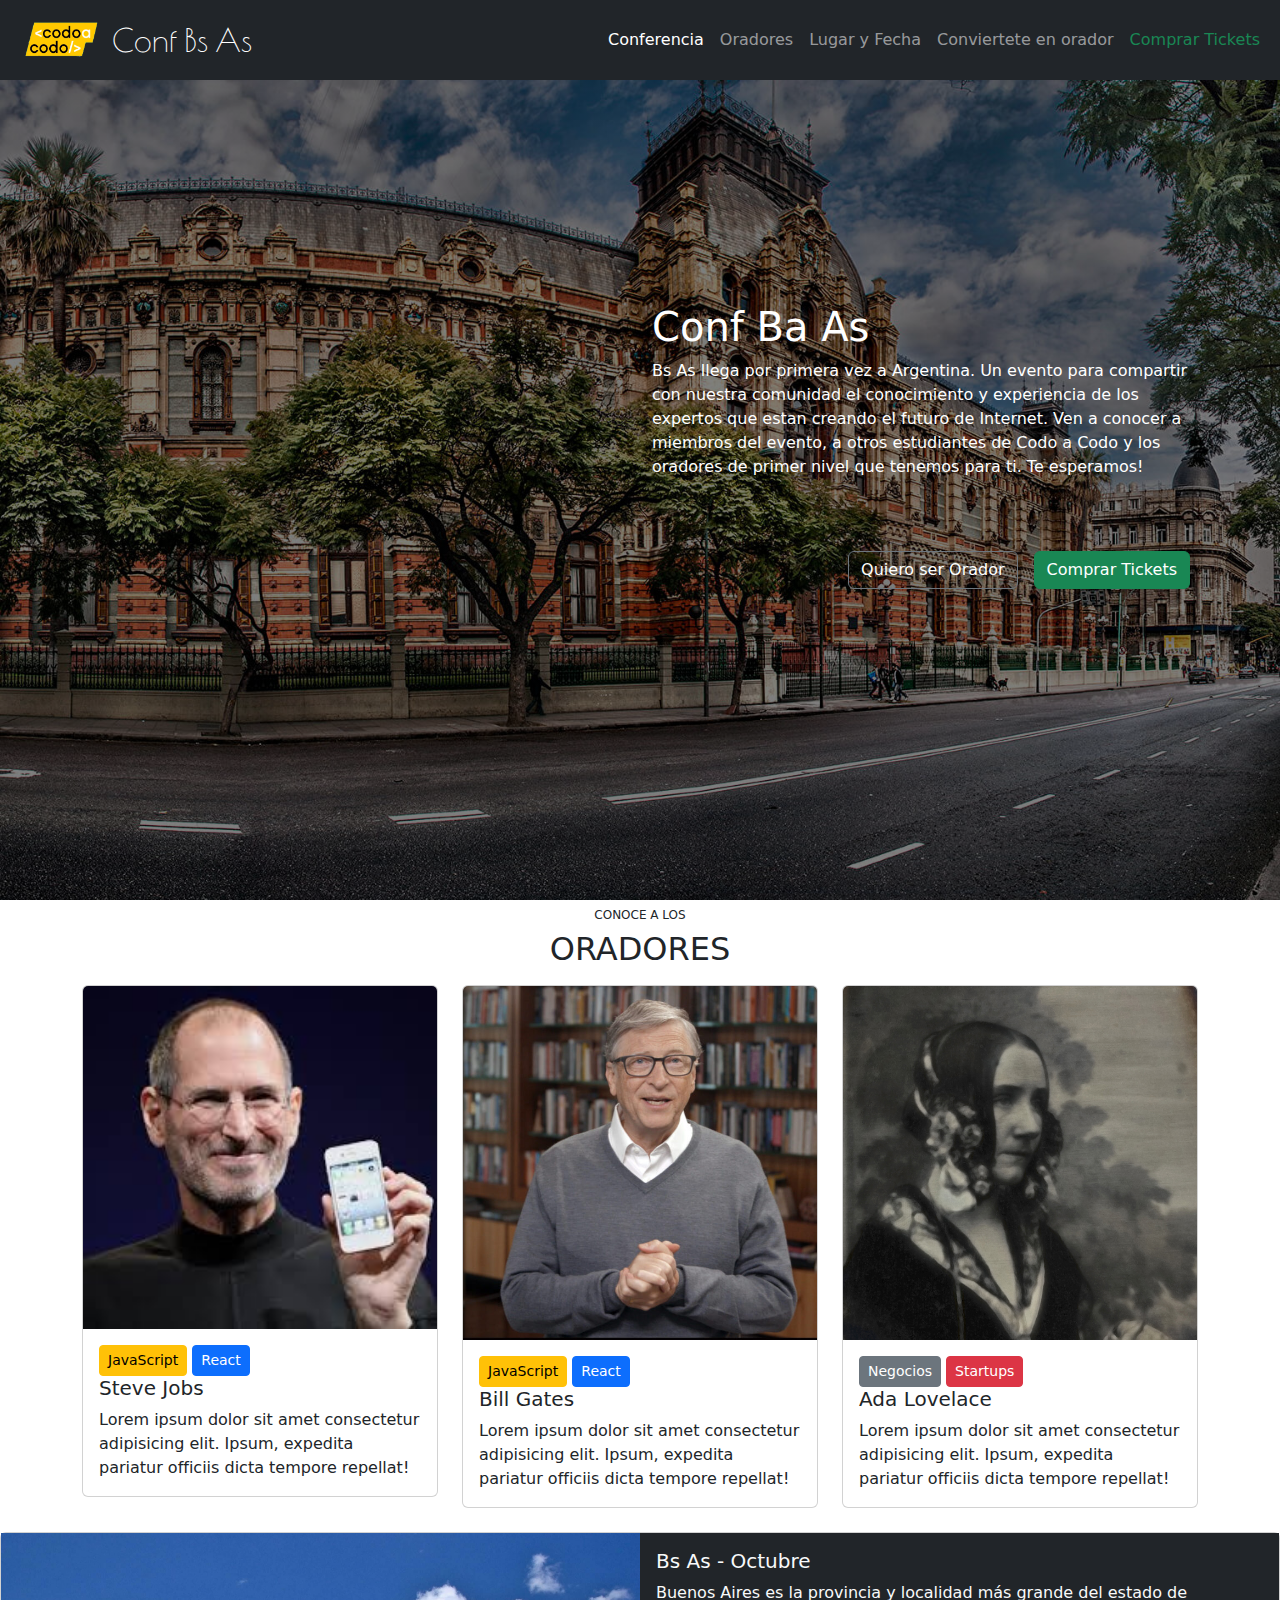
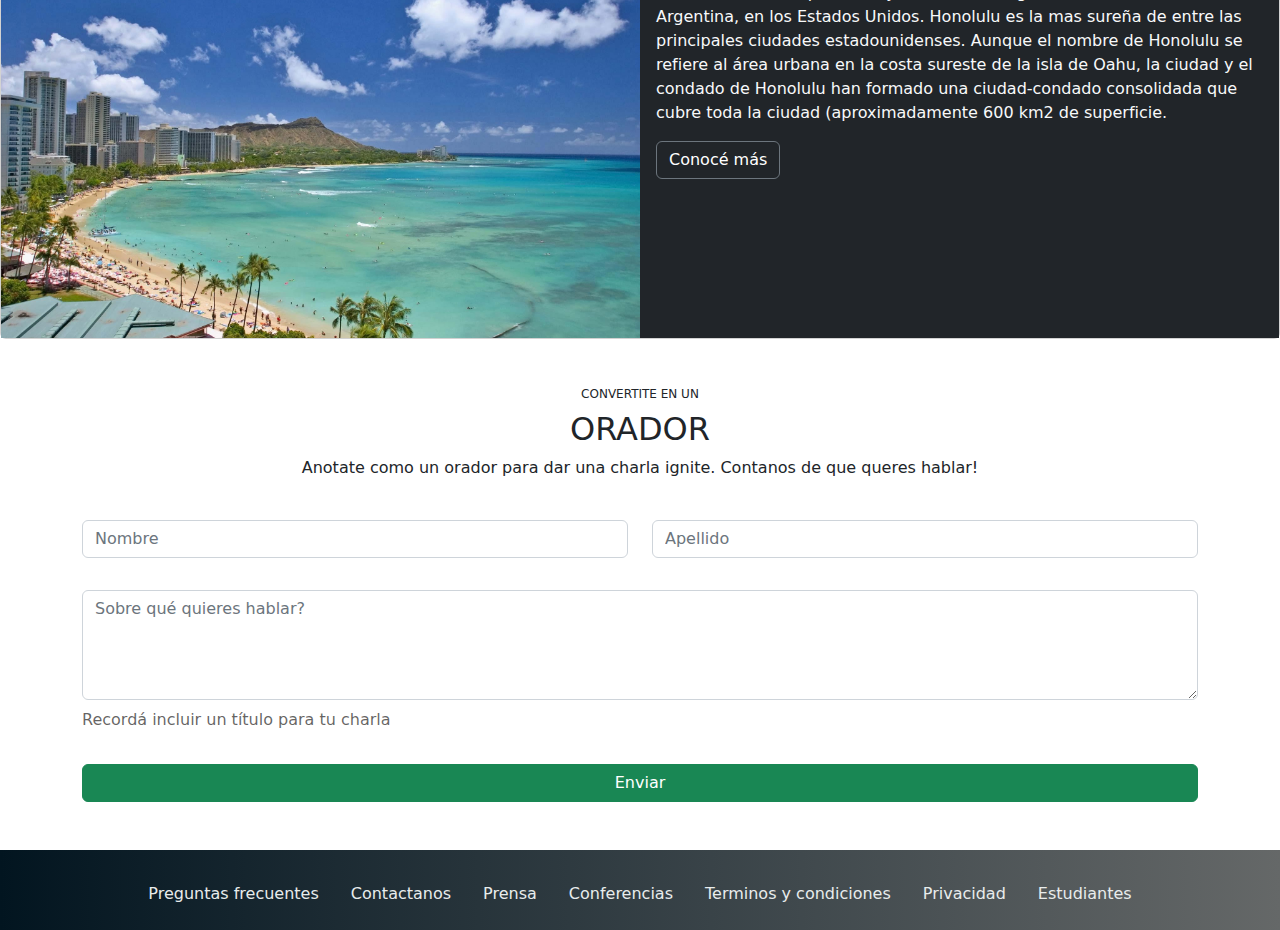
<file: index.html>
<!DOCTYPE html>
<html lang="es">

<head>
  <meta charset="UTF-8">
  <meta http-equiv="X-UA-Compatible" content="IE=edge">
  <meta name="viewport" content="width=device-width, initial-scale=1.0">
  <link rel="stylesheet" href="./css/bootstrap.min.css">
  <link rel="stylesheet" href="./css/style.css">
  <link rel="preconnect" href="https://fonts.googleapis.com">
  <link rel="preconnect" href="https://fonts.gstatic.com" crossorigin>
  <link href="https://fonts.googleapis.com/css2?family=Poiret+One&display=swap" rel="stylesheet">
  <title>Conf Bs As</title>
</head>

<body>

  <!-- Navbar-->

  <nav class="navbar navbar-expand-sm bg-dark navbar-dark fixed-top">
    <div class="container-fluid">
      <img src="./img/codoacodo.png" alt="Logo Conferencia" width="100px">
      <span class="navbar-text d-none d-lg-block text-white">Conf Bs As</span>
      <button class="navbar-toggler" type="button" data-bs-toggle="collapse" data-bs-target="#collapsibleNavbar">
        <span class="navbar-toggler-icon"></span>
      </button>
      <div class="collapse navbar-collapse" id="collapsibleNavbar">
        <ul class="navbar-nav ms-md-auto">
          <li class="nav-item">
            <a class="nav-link active" href="#">Conferencia</a>
          </li>
          <li class="nav-item">
            <a class="nav-link" href="#">Oradores</a>
          </li>
          <li class="nav-item">
            <a class="nav-link" href="#">Lugar y Fecha</a>
          </li>
          <li class="nav-item">
            <a class="nav-link" href="#">Conviertete en orador</a>
          </li>
          <li class="nav-item">
            <a class="nav-link text-success" href="./html/buyTicket.html" target="_blank">Comprar Tickets</a>
          </li>
        </ul>
      </div>
    </div>
  </nav>

  <!--Hero Image Bs As-->

  <div class="hero-image d-flex align-items-center">
    <div class="container">
      <div class="row">
        <div class="col col-md-6 ms-auto d-none d-md-block text-white">
          <h1>Conf Ba As</h1>
          <p>Bs As llega por primera vez a Argentina. Un evento para compartir con nuestra comunidad el
            conocimiento y experiencia de los expertos que estan creando el futuro de Internet. Ven a
            conocer a miembros del evento, a otros estudiantes de Codo a Codo y los oradores de primer nivel que
            tenemos para ti. Te esperamos!</p>
        </div>
        <div class="d-md-none text-white">
          <h1 class="text-center">Bs As Conf llega por primera vez a la Argentina!</h1>
        </div>
        <div class="d-flex flex-column flex-md-row justify-content-md-end mt-5">
          <button type="button" class="btn btn-secondary bg-transparent btn-transparent m-2">Quiero ser Orador</button>
          <!-- <button type="button" class="btn btn-success m-2">Comprar Tickets</button> -->
          <a href="./html/buyTicket.html" target="_blank" class="btn btn-success m-2">Comprar Tickets</a>
        </div>
      </div>
    </div>
  </div>


  <!--Oradores Bs As-->

  <div class="container">
    <div class="tittle text-center mt-2">
      <h6>CONOCE A LOS</h6>
      <h2>ORADORES</h2>
    </div>
    <div class="row">
      <div class="col-sm-4 mt-3 mt-md-2">
        <div class="card">
          <img src="./img/steve.jpg" class="card-img-top" alt="Steve Jobs">
          <div class="card-body">
            <button type="button" class="btn btn-warning btn-sm">JavaScript</button>
            <button type="button" class="btn btn-primary btn-sm">React</button>
            <h5 class="card-title">Steve Jobs</h5>
            <p class="card-text">Lorem ipsum dolor sit amet consectetur adipisicing elit. Ipsum, expedita pariatur
              officiis dicta
              tempore repellat!</p>
          </div>
        </div>
      </div>
      <div class="col-sm-4 mt-3 mt-md-2">
        <div class="card">
          <img src="./img/bill.jpg" class="card-img-top" alt="Bill Gates">
          <div class="card-body">
            <button type="button" class="btn btn-warning btn-sm">JavaScript</button>
            <button type="button" class="btn btn-primary btn-sm">React</button>
            <h5 class="card-title">Bill Gates</h5>
            <p class="card-text">Lorem ipsum dolor sit amet consectetur adipisicing elit. Ipsum, expedita pariatur
              officiis dicta
              tempore repellat!</p>
          </div>
        </div>
      </div>
      <div class="col-sm-4 mt-3 mt-md-2">
        <div class="card">
          <img src="./img/ada.jpeg" class="card-img-top" alt="Ada Lovelace">
          <div class="card-body">
            <button type="button" class="btn btn-secondary btn-sm">Negocios</button>
            <button type="button" class="btn btn-danger btn-sm">Startups</button>
            <h5 class="card-title">Ada Lovelace</h5>
            <p class="card-text">Lorem ipsum dolor sit amet consectetur adipisicing elit. Ipsum, expedita pariatur
              officiis dicta
              tempore repellat!</p>
          </div>
        </div>
      </div>
    </div>
  </div>

  <!--Descripción Bs As-->

  <div class="card mt-4">
    <div class="row g-0">
      <div class="col-12 col-md-6">
        <img src="./img/honolulu.jpg" class="img-fluid w-100" alt="card-horizontal-image">
      </div>
      <div class="col-12 col-md-6 bg-dark">
        <div class="card-body">
          <h5 class="card-title text-light">Bs As - Octubre</h5>
          <p class="card-text text-light">Buenos Aires es la provincia y localidad más grande del estado de Argentina,
            en los Estados Unidos.
            Honolulu es la mas sureña de entre las principales ciudades estadounidenses. Aunque el nombre de
            Honolulu se refiere al área urbana en la costa sureste de la isla de Oahu, la ciudad y el condado de
            Honolulu han formado una ciudad-condado consolidada que cubre toda la ciudad (aproximadamente 600
            km2 de superficie.</p>
          <button type="button" class="btn btn-secondary bg-transparent btn-transparent">Conocé más</button>
        </div>
      </div>
    </div>
  </div>

  <!--Formulario Inscripción-->

  <div class="container my-5">
    <div class="tittle text-center mt-2">
      <h6>CONVERTITE EN UN</h6>
      <h2 class="mt-1">ORADOR</h2>
      <P>Anotate como un orador para dar una charla ignite. Contanos de que queres hablar!</P>
    </div>
    <form>
      <div class="row">
        <div class="col-md-6 ">
          <div class="mb-2">
            <label for="name" class="form-label"></label>
            <input type="name" class="form-control" id="name" placeholder="Nombre">
          </div>
        </div>
        <div class="col-md-6">
          <div class="mb-2">
            <label for="lastname" class="form-label"></label>
            <input type="name" class="form-control" id="lastname" placeholder="Apellido">
          </div>
        </div>
      </div>
      <div class="row">
        <div class="mb-3">
          <label for="textarea" class="form-label"></label>
          <textarea class="form-control" id="textarea" rows="4" placeholder="Sobre qué quieres hablar?"></textarea>
          <p class="mt-2 text-textArea">Recordá incluir un título para tu charla</p>
        </div>
      </div>
      <button type="submit" class="btn btn-success w-100">Enviar</button>
    </form>
  </div>

  <!--Footer-->

  <footer>
    <div class="container-fluid footer-style mt-2 py-3">
      <ul class="nav flex-md-row justify-content-md-center flex-column align-items-center ">
        <li class="nav-item">
          <a class="nav-link" href="#">Preguntas frecuentes</a>
        </li>
        <li class="nav-item">
          <a class="nav-link" href="#">Contactanos</a>
        </li>
        <li class="nav-item">
          <a class="nav-link" href="#">Prensa</a>
        </li>
        <li class="nav-item">
          <a class="nav-link" href="#">Conferencias</a>
        </li>
        <li class="nav-item">
          <a class="nav-link" href="#">Terminos y condiciones</a>
        </li>
        <li class="nav-item">
          <a class="nav-link" href="#">Privacidad</a>
        </li>
        <li class="nav-item">
          <a class="nav-link" href="#">Estudiantes</a>
        </li>
      </ul>
  </footer>

  <!----------------Fin---------------->

  <script src="js/bootstrap.bundle.min.js"
    integrity="sha384-u1OknCvxWvY5kfmNBILK2hRnQC3Pr17a+RTT6rIHI7NnikvbZlHgTPOOmMi466C8"
    crossorigin="anonymous"></script>
</body>

</html>
</file>
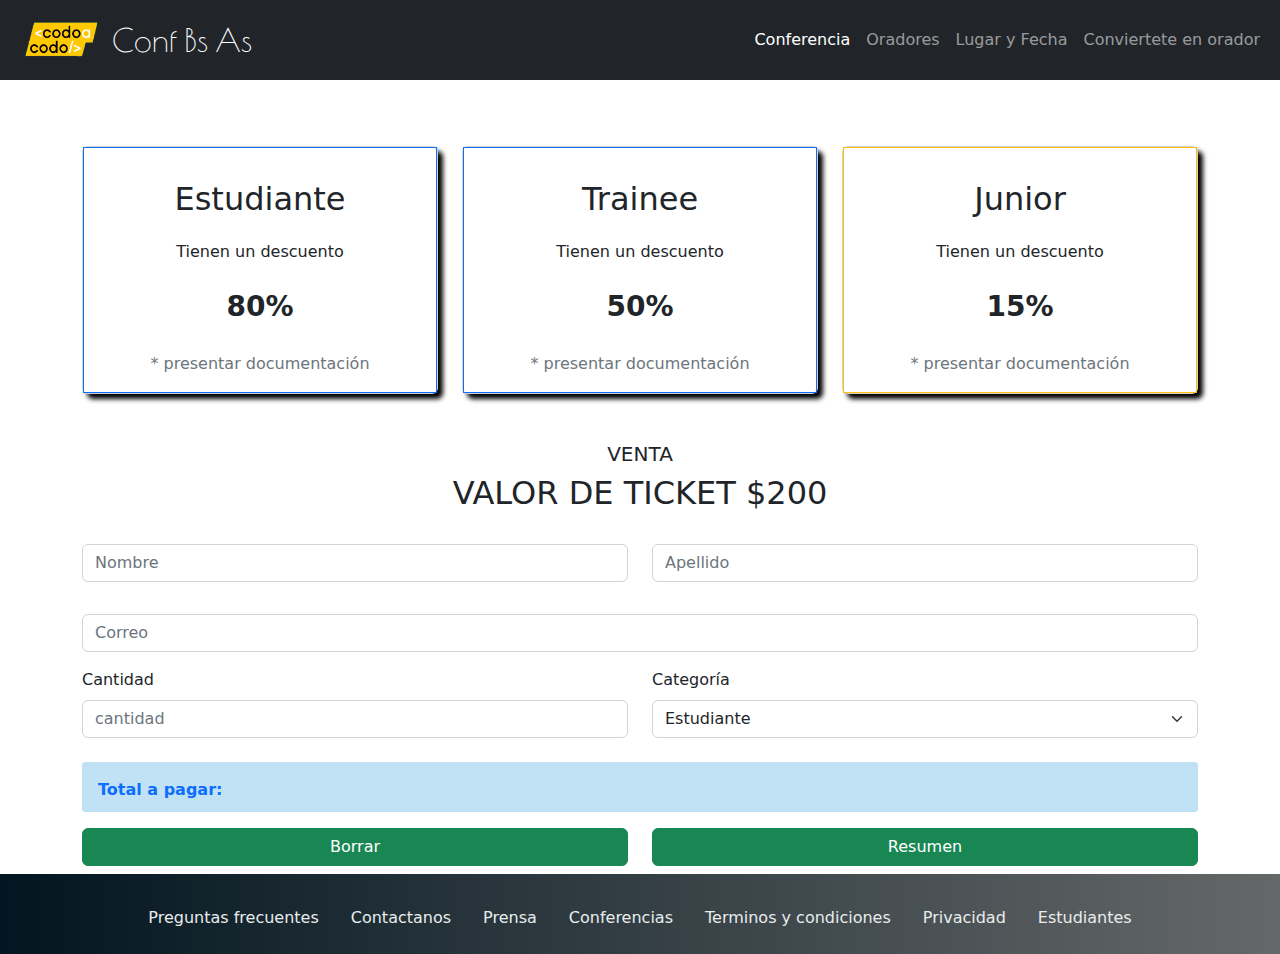
<file: html/buyTicket.html>
<!DOCTYPE html>
<html lang="es">

<head>
  <meta charset="UTF-8">
  <meta http-equiv="X-UA-Compatible" content="IE=edge">
  <meta name="viewport" content="width=device-width, initial-scale=1.0">
  <link rel="stylesheet" href="../css/bootstrap.min.css">
  <link rel="stylesheet" href="../css/style.css">
  <link rel="preconnect" href="https://fonts.googleapis.com">
  <link rel="preconnect" href="https://fonts.gstatic.com" crossorigin>
  <link href="https://fonts.googleapis.com/css2?family=Poiret+One&display=swap" rel="stylesheet">
  <title>Comprar Tickets</title>
</head>

<body>

  <!-- Navbar-->

  <nav class="navbar navbar-expand-sm bg-dark navbar-dark">
    <div class="container-fluid">
      <a href="../index.html"><img src="../img/codoacodo.png" alt="Logo Conferencia" width="100px"></a>
      <span class="navbar-text d-none d-lg-block text-white">Conf Bs As</span>
      <button class="navbar-toggler" type="button" data-bs-toggle="collapse" data-bs-target="#collapsibleNavbar">
        <span class="navbar-toggler-icon"></span>
      </button>
      <div class="collapse navbar-collapse" id="collapsibleNavbar">
        <ul class="navbar-nav ms-md-auto">
          <li class="nav-item">
            <a class="nav-link active" href="#">Conferencia</a>
          </li>
          <li class="nav-item">
            <a class="nav-link" href="#">Oradores</a>
          </li>
          <li class="nav-item">
            <a class="nav-link" href="#">Lugar y Fecha</a>
          </li>
          <li class="nav-item">
            <a class="nav-link" href="#">Conviertete en orador</a>
          </li>
        </ul>
      </div>
    </div>
  </nav>

  <!-- Categorias -->
  <div class="container container-category">
    <div class="row">
      <div class="col-md-4 mt-3">
        <div class="card cardCategory">
          <div class="card-body border border-primary">
            <h2 class="card-title text-center mt-3">Estudiante</h2>
            <h6 class="card-subtitle mb-2 text-center mt-4">Tienen un descuento</h6>
            <p class="card-text text-center mt-4 fw-bold fs-3">80%</p>
            <p class="card-text text-center mt-4 text-muted">* presentar documentación</p>
          </div>
        </div>
      </div>
      <div class="col-md-4 mt-3">
        <div class="card cardCategory">
          <div class="card-body border border-primary">
            <h2 class="card-title text-center mt-3">Trainee</h2>
            <h6 class="card-subtitle mb-2 text-center mt-4">Tienen un descuento</h6>
            <p class="card-text text-center mt-4 fw-bold fs-3">50%</p>
            <p class="card-text text-center mt-4 text-muted">* presentar documentación</p>
          </div>
        </div>
      </div>
      <div class="col-md-4 mt-3">
        <div class="card cardCategory">
          <div class="card-body border border-warning">
            <h2 class="card-title text-center mt-3">Junior</h2>
            <h6 class="card-subtitle mb-2 text-center mt-4">Tienen un descuento</h6>
            <p class="card-text text-center mt-4 fw-bold fs-3">15%</p>
            <p class="card-text text-center mt-4 text-muted">* presentar documentación</p>
          </div>
        </div>
      </div>
    </div>
  </div>


  <!--Form Tickets-->

  <div class="container form-buy">
    <div class="tittle text-center mt-5">
      <h5>VENTA</h5>
      <h2 class="mt-1">VALOR DE TICKET $200</h2>
    </div>
    <form class="form-tickets">
      <div class="row">
        <div class="col-md-6">
          <div class="mb-2">
            <label for="name" class="form-label"></label>
            <input type="text" class="form-control" id="name" placeholder="Nombre">
          </div>
        </div>
        <div class="col-md-6">
          <div class="mb-2">
            <label for="lastname" class="form-label"></label>
            <input type="text" class="form-control" id="lastname" placeholder="Apellido">
          </div>
        </div>
      </div>
      <div class="mb-3">
        <label for="email" class="form-label"></label>
        <input type="email" class="form-control" id="email" placeholder="Correo">
      </div>
      <div class="row">
        <div class="col-md-6 ">
          <div class="mb-2">
            <label for="cantidad" class="form-label">Cantidad</label>
            <input type="number" class="form-control" id="cantidad" placeholder="cantidad">
          </div>
        </div>
        <div class="col-md-6">
          <div class="mb-2">
            <label for="lastname" class="form-label">Categoría</label>
            <select class="form-select" id="categoria" aria-label="Default select example">
              <option value="1">Estudiante</option>
              <option value="2">Trainee</option>
              <option value="3">Junior</option>
            </select>
          </div>
        </div>
      </div>
      <div class="bg-total mt-3 pt-3 ps-3">
        <span class="text-primary fw-semibold precioTotal">Total a pagar: </span>
      </div>
      <div class="row">
        <div class="col-md-6 mt-3">
          <button type="reset" class="btn btn-success w-100" id="borrarTotal">Borrar</button>
        </div>
        <div class="col-md-6 mt-3">
          <button type="submit" class="btn btn-success w-100">Resumen</button>
        </div>
      </div>
    </form>
  </div>

  <!--Footer-->

  <footer>
    <div class="container-fluid footer-style mt-2 py-3">
      <ul class="nav flex-md-row justify-content-md-center flex-column align-items-center ">
        <li class="nav-item">
          <a class="nav-link" href="#">Preguntas frecuentes</a>
        </li>
        <li class="nav-item">
          <a class="nav-link" href="#">Contactanos</a>
        </li>
        <li class="nav-item">
          <a class="nav-link" href="#">Prensa</a>
        </li>
        <li class="nav-item">
          <a class="nav-link" href="#">Conferencias</a>
        </li>
        <li class="nav-item">
          <a class="nav-link" href="#">Terminos y condiciones</a>
        </li>
        <li class="nav-item">
          <a class="nav-link" href="#">Privacidad</a>
        </li>
        <li class="nav-item">
          <a class="nav-link" href="#">Estudiantes</a>
        </li>
      </ul>
  </footer>

  <!----------------Fin---------------->

  <script src="../js/bootstrap.bundle.min.js"
    integrity="sha384-u1OknCvxWvY5kfmNBILK2hRnQC3Pr17a+RTT6rIHI7NnikvbZlHgTPOOmMi466C8"
    crossorigin="anonymous"></script>
  <script src="../js/buyTicket.js"></script>
</body>

</html>
</file>
<file: css/style.css>
/* Navbar */
.container-fluid span{
  font-family: 'Poiret One', cursive;
  font-size: 2em;

}
/* Hero Image Bs As*/
.hero-image {
  background-image: linear-gradient(rgba(0, 0, 0, 0.5), rgba(0, 0, 0, 0.5)), url("../img/ba1.jpg");
  height: 100vh;
  background-position: center;
  background-repeat: no-repeat;
  background-size: cover;
  background-attachment: fixed
}

.btn-transparent:hover {
    background-color: rgba(255, 255, 255, 0.356) !important;
  }

.tittle h6 {
    font-size: .75rem;
  }


/* Formulario Inscripción-Text Area */

.text-textArea {
  color: rgba(31, 30, 29, 0.7);
}

/* Footer */

.footer-style {
  background-image: linear-gradient(to right, #021520, #656868);
  
}

.footer-style .nav-item {
  margin-top: .5rem;
}

.footer-style .nav-link {
  color: #e8ecec !important;
}

.footer-style .nav-link:hover {
  color: #7c7c7c !important;
}

/* ******************STYLE BUY TICKETS******************* */

/* Categorias */

.container-category{
 margin-top: 50px;
}

.cardCategory{
  box-shadow: 5px 5px 5px black;
}



/* Form Tickets */

.bg-total{
  background-color: rgb(132, 198, 236, 0.5);
  height: 50px;
  border-radius: 3px;
}
</file>
